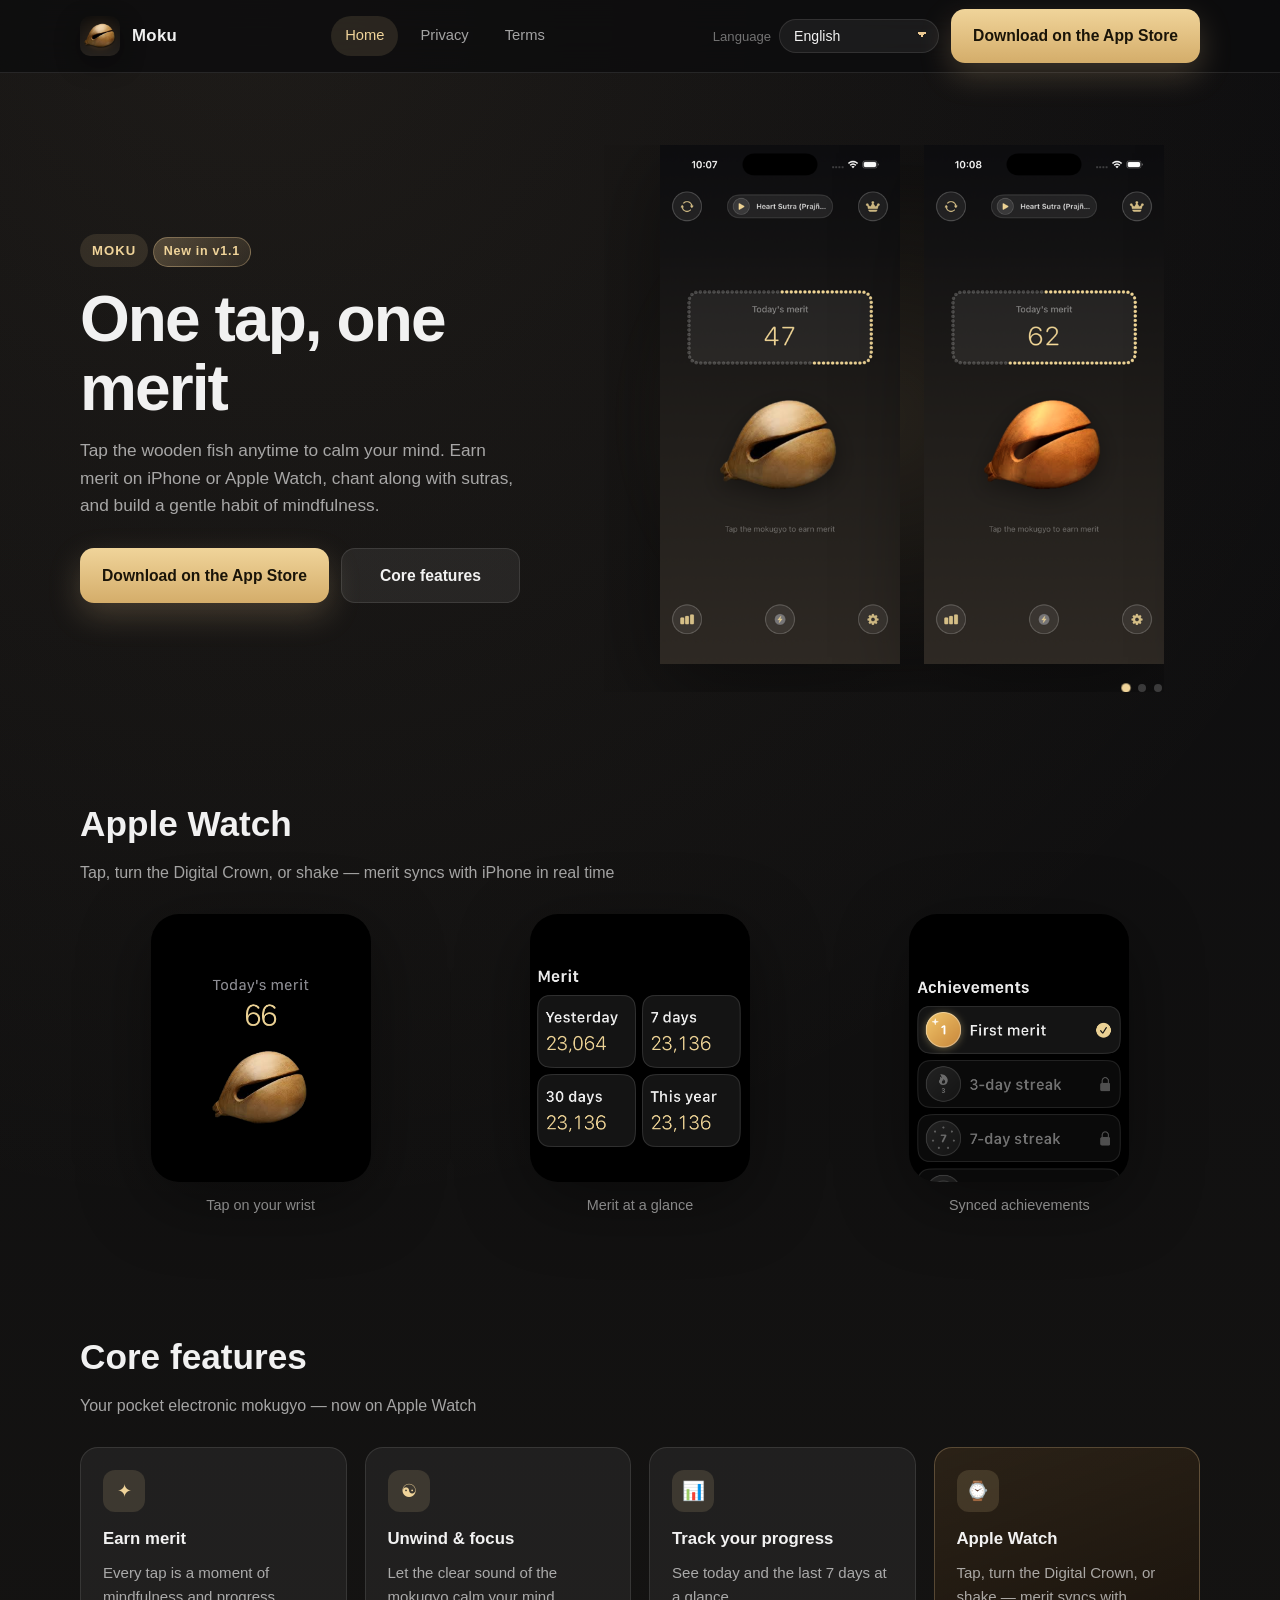
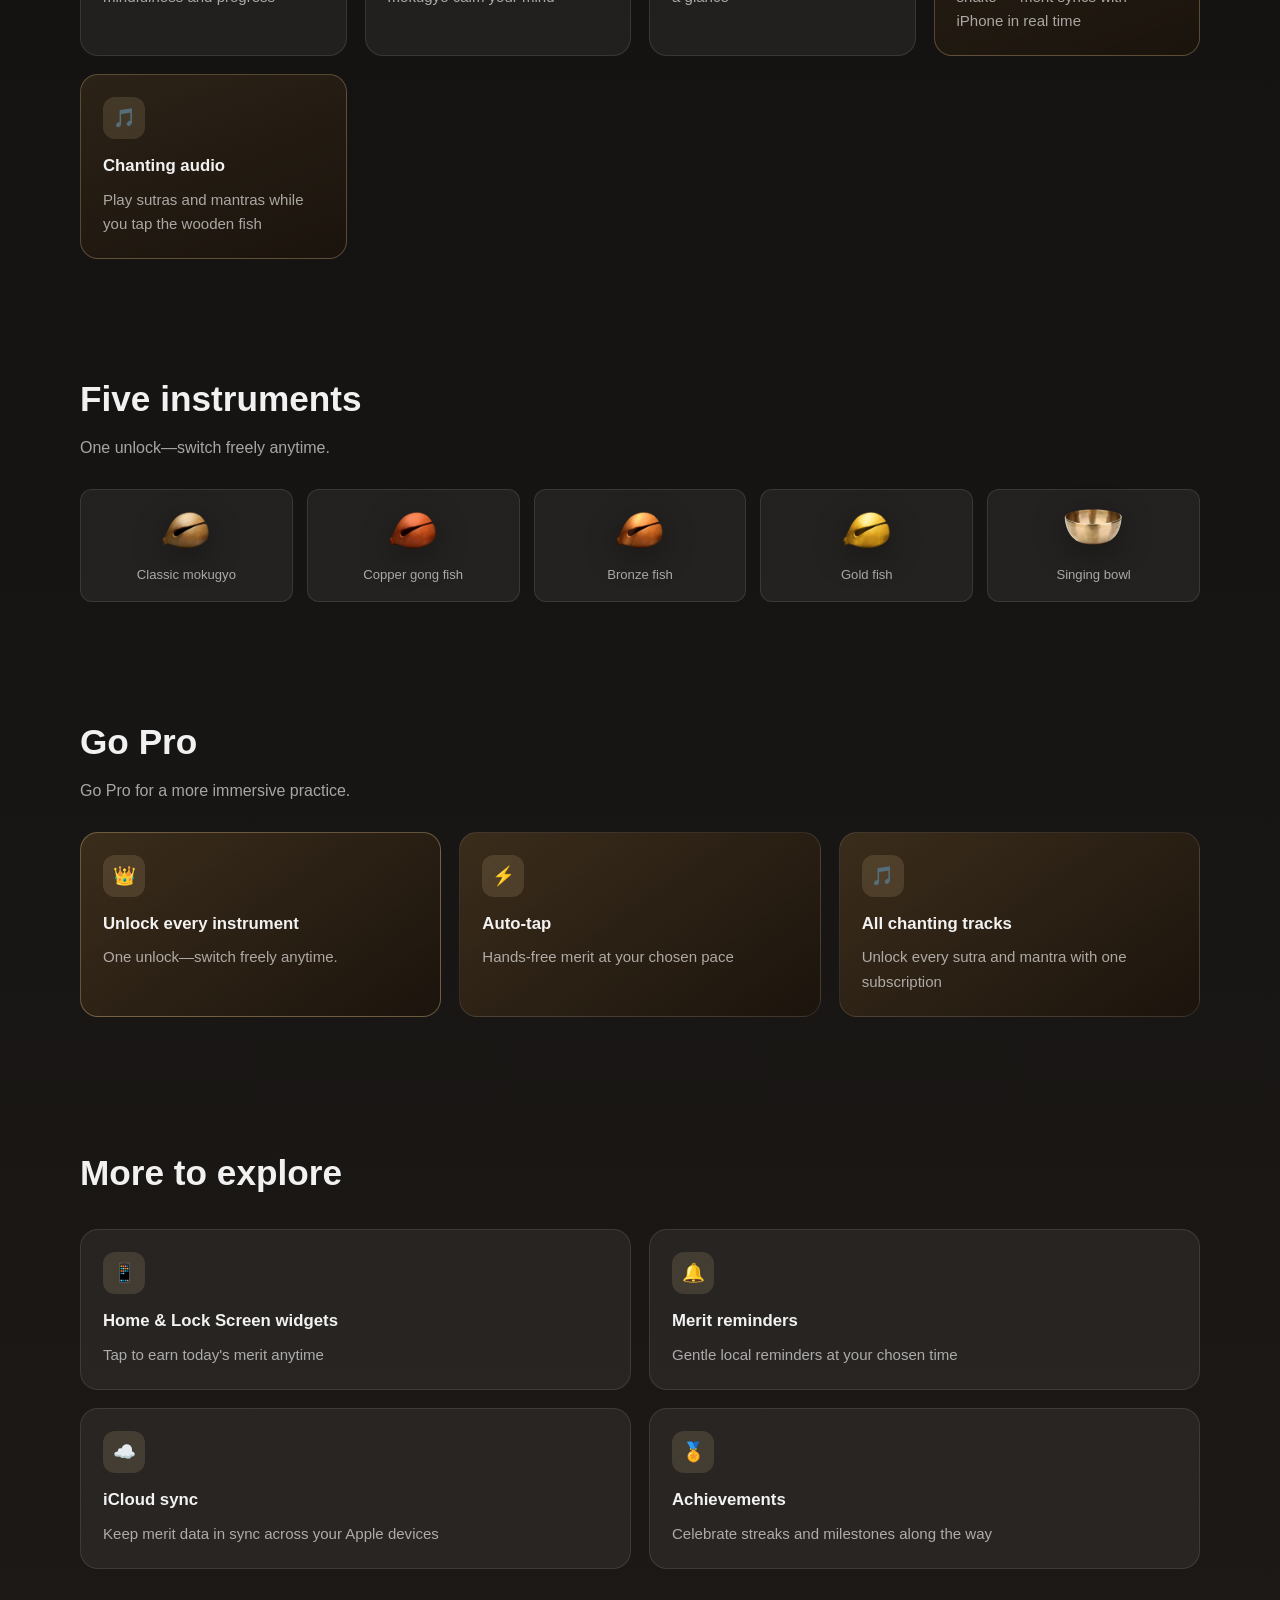
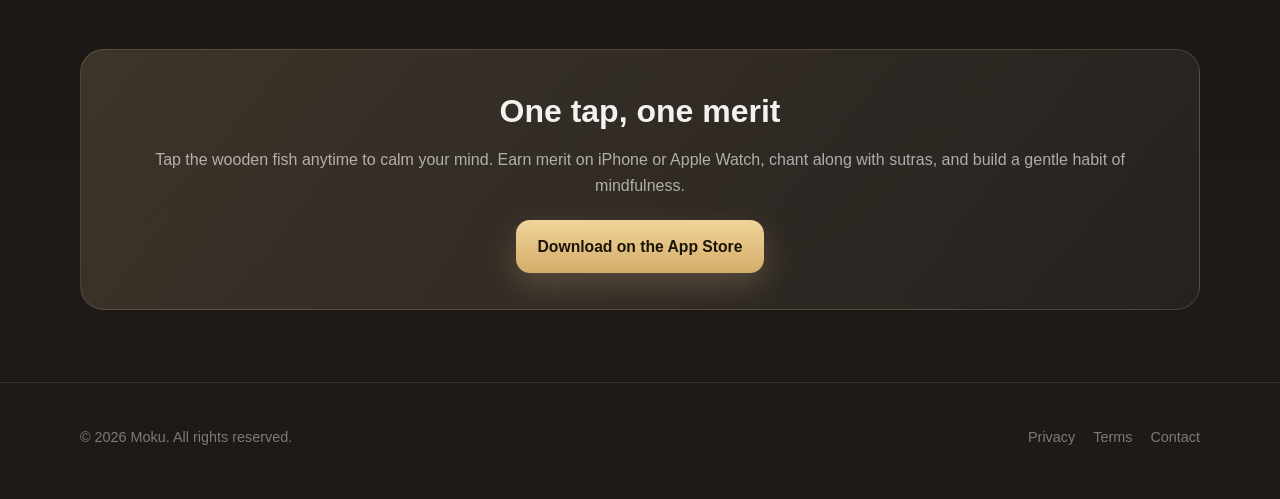
<file: index.html>
<!DOCTYPE html>
<html lang="zh-Hans">
<head>
  <meta charset="UTF-8">
  <meta name="viewport" content="width=device-width, initial-scale=1.0">
  <meta name="description" content="">
  <title>敲了么</title>
  <link rel="icon" href="assets/app-icon.png" type="image/png">
  <link rel="apple-touch-icon" href="assets/app-icon.png">
  <link rel="stylesheet" href="css/styles.css">
</head>
<body data-page="home">
  <header class="site-header">
    <div class="container header-inner">
      <a class="brand" href="index.html">
        <img src="assets/app-icon.png" alt="" width="40" height="40">
        <span class="brand-name">敲了么</span>
      </a>

      <nav class="site-nav" aria-label="Main">
        <a class="nav-link" data-page="home" href="index.html" data-i18n="nav_home"></a>
        <a class="nav-link" data-page="privacy" href="privacy.html" data-i18n="nav_privacy"></a>
        <a class="nav-link" data-page="terms" href="terms.html" data-i18n="nav_terms"></a>
      </nav>

      <div class="header-actions">
        <div id="lang-switcher"></div>
        <a class="btn btn-primary app-store-link" href="#" data-i18n="hero_cta"></a>
        <button class="nav-toggle" type="button" aria-expanded="false" aria-label="Menu">
          <span></span><span></span><span></span>
        </button>
      </div>
    </div>
  </header>

  <main>
    <section class="hero">
      <div class="container hero-inner">
        <div class="hero-copy">
          <div class="eyebrow" data-i18n="app_name"></div>
          <div class="hero-badge" data-i18n="hero_badge_v11"></div>
          <h1 data-i18n="hero_title"></h1>
          <p class="hero-lead" data-i18n="hero_description"></p>
          <div class="hero-actions">
            <a class="btn btn-primary app-store-link" href="#" data-i18n="hero_cta"></a>
            <a class="btn btn-ghost" href="#features" data-i18n="section_features"></a>
          </div>
        </div>

        <div class="hero-visual">
          <div class="hero-glow" aria-hidden="true"></div>
          <div class="hero-carousel" aria-roledescription="carousel">
            <div class="hero-carousel-track">
              <div class="hero-carousel-slide">
                <img src="assets/carousel-1-home.png" alt="" class="hero-shot" loading="eager">
                <img src="assets/carousel-2-chanting.png" alt="" class="hero-shot" loading="eager">
              </div>
              <div class="hero-carousel-slide">
                <img src="assets/carousel-3-bowl.png" alt="" class="hero-shot" loading="lazy">
                <img src="assets/carousel-4-instruments.png" alt="" class="hero-shot" loading="lazy">
              </div>
              <div class="hero-carousel-slide">
                <img src="assets/carousel-5-stats.png" alt="" class="hero-shot" loading="lazy">
                <img src="assets/carousel-6-widgets.png" alt="" class="hero-shot" loading="lazy">
              </div>
            </div>
            <div class="hero-carousel-dots" aria-hidden="true">
              <span class="is-active"></span>
              <span></span>
              <span></span>
            </div>
          </div>
        </div>
      </div>
    </section>

    <section class="section watch-section" id="watch">
      <div class="container">
        <div class="section-head">
          <h2 data-i18n="section_watch"></h2>
          <p data-i18n="feature_watch_subtitle"></p>
        </div>
        <div class="watch-showcase">
          <figure class="watch-shot">
            <img src="assets/screenshot-watch-home.png" alt="" loading="lazy">
            <figcaption data-i18n="watch_caption_home"></figcaption>
          </figure>
          <figure class="watch-shot">
            <img src="assets/screenshot-watch-stats.png" alt="" loading="lazy">
            <figcaption data-i18n="watch_caption_stats"></figcaption>
          </figure>
          <figure class="watch-shot">
            <img src="assets/screenshot-watch-achievements.png" alt="" loading="lazy">
            <figcaption data-i18n="watch_caption_achievements"></figcaption>
          </figure>
        </div>
      </div>
    </section>

    <section class="section" id="features">
      <div class="container">
        <div class="section-head">
          <h2 data-i18n="section_features"></h2>
          <p data-i18n="hero_subtitle"></p>
        </div>
        <div class="feature-grid">
          <article class="feature-card">
            <div class="feature-icon">✦</div>
            <h3 data-i18n="feature_merit_title"></h3>
            <p data-i18n="feature_merit_subtitle"></p>
          </article>
          <article class="feature-card">
            <div class="feature-icon">☯</div>
            <h3 data-i18n="feature_calm_title"></h3>
            <p data-i18n="feature_calm_subtitle"></p>
          </article>
          <article class="feature-card">
            <div class="feature-icon">📊</div>
            <h3 data-i18n="feature_stats_title"></h3>
            <p data-i18n="feature_stats_subtitle"></p>
          </article>
          <article class="feature-card highlight">
            <div class="feature-icon">⌚</div>
            <h3 data-i18n="feature_watch_title"></h3>
            <p data-i18n="feature_watch_subtitle"></p>
          </article>
          <article class="feature-card highlight">
            <div class="feature-icon">🎵</div>
            <h3 data-i18n="feature_chanting_title"></h3>
            <p data-i18n="feature_chanting_subtitle"></p>
          </article>
        </div>
      </div>
    </section>

    <section class="section" id="vessels">
      <div class="container">
        <div class="section-head">
          <h2 data-i18n="section_vessels"></h2>
          <p data-i18n="pro_benefit_vessels_subtitle"></p>
        </div>
        <div class="vessel-grid">
          <div class="vessel-item">
            <img src="assets/wooden-fish.png" alt="">
            <span data-i18n="vessel_wooden"></span>
          </div>
          <div class="vessel-item">
            <img src="assets/copper-gong.png" alt="">
            <span data-i18n="vessel_copper"></span>
          </div>
          <div class="vessel-item">
            <img src="assets/bronze-fish.png" alt="">
            <span data-i18n="vessel_bronze"></span>
          </div>
          <div class="vessel-item">
            <img src="assets/gold-fish.png" alt="">
            <span data-i18n="vessel_gold"></span>
          </div>
          <div class="vessel-item">
            <img src="assets/singing-bowl.png" alt="">
            <span data-i18n="vessel_bowl"></span>
          </div>
        </div>
      </div>
    </section>

    <section class="section pro-section" id="pro">
      <div class="container">
        <div class="section-head">
          <h2 data-i18n="section_pro"></h2>
          <p data-i18n="pro_hero_subtitle"></p>
        </div>
        <div class="pro-wrap">
          <article class="pro-card highlight">
            <div class="feature-icon">👑</div>
            <h3 data-i18n="pro_hero_title"></h3>
            <p data-i18n="pro_benefit_vessels_subtitle"></p>
          </article>
          <article class="pro-card">
            <div class="feature-icon">⚡</div>
            <h3 data-i18n="pro_benefit_auto_title"></h3>
            <p data-i18n="pro_benefit_auto_subtitle"></p>
          </article>
          <article class="pro-card">
            <div class="feature-icon">🎵</div>
            <h3 data-i18n="pro_benefit_chants_title"></h3>
            <p data-i18n="pro_benefit_chants_subtitle"></p>
          </article>
        </div>
      </div>
    </section>

    <section class="section" id="more">
      <div class="container">
        <div class="section-head">
          <h2 data-i18n="section_more"></h2>
        </div>
        <div class="more-grid">
          <article class="more-card">
            <div class="feature-icon">📱</div>
            <h3 data-i18n="feature_widget_title"></h3>
            <p data-i18n="feature_widget_subtitle"></p>
          </article>
          <article class="more-card">
            <div class="feature-icon">🔔</div>
            <h3 data-i18n="feature_reminder_title"></h3>
            <p data-i18n="feature_reminder_subtitle"></p>
          </article>
          <article class="more-card">
            <div class="feature-icon">☁️</div>
            <h3 data-i18n="feature_icloud_title"></h3>
            <p data-i18n="feature_icloud_subtitle"></p>
          </article>
          <article class="more-card">
            <div class="feature-icon">🏅</div>
            <h3 data-i18n="feature_achievement_title"></h3>
            <p data-i18n="feature_achievement_subtitle"></p>
          </article>
        </div>
      </div>
    </section>

    <section class="container">
      <div class="cta-band">
        <h2 data-i18n="app_slogan"></h2>
        <p data-i18n="hero_description"></p>
        <a class="btn btn-primary app-store-link" href="#" data-i18n="hero_cta"></a>
      </div>
    </section>
  </main>

  <footer class="site-footer">
    <div class="container footer-inner">
      <p data-i18n="footer_copyright"></p>
      <div class="footer-links">
        <a href="privacy.html" data-i18n="nav_privacy"></a>
        <a href="terms.html" data-i18n="nav_terms"></a>
        <a class="contact-link" href="#" data-i18n="footer_contact"></a>
      </div>
    </div>
  </footer>

  <script src="js/locales.js"></script>
  <script src="js/app.js"></script>
</body>
</html>
</file>
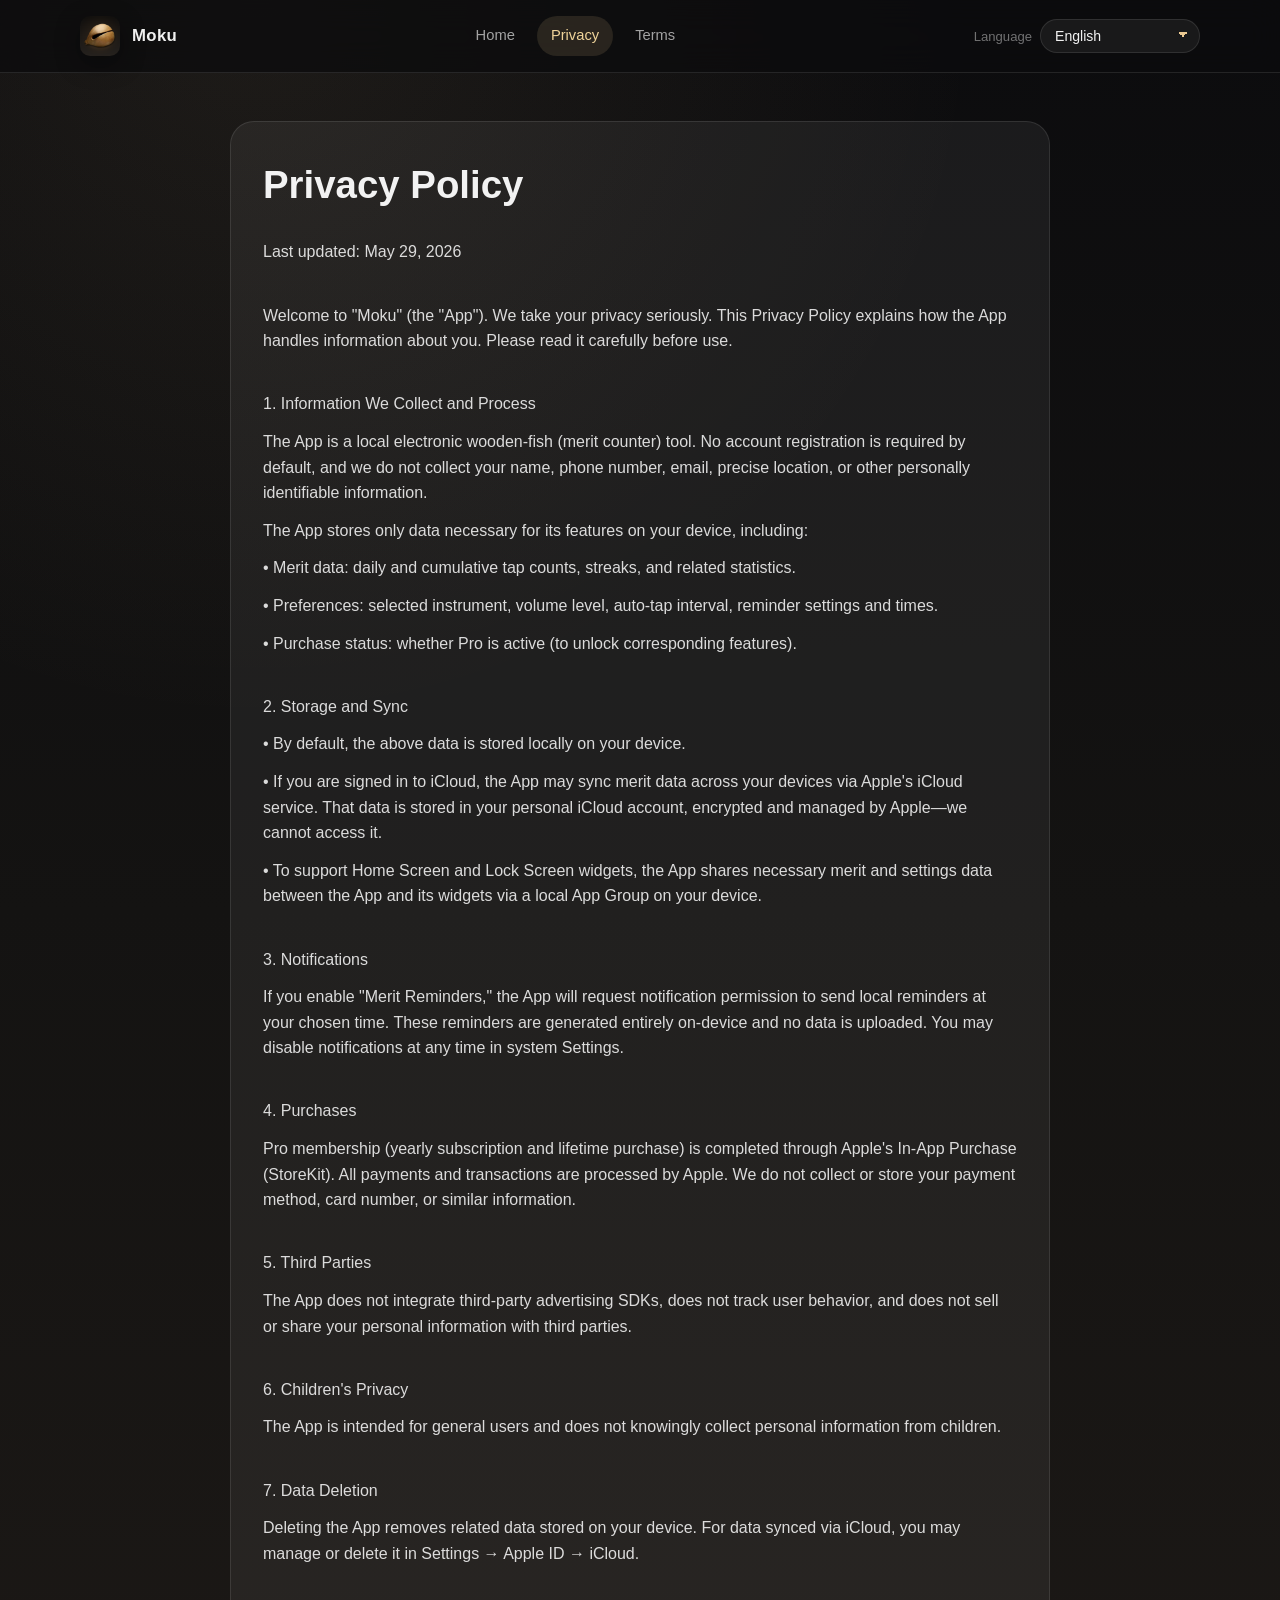
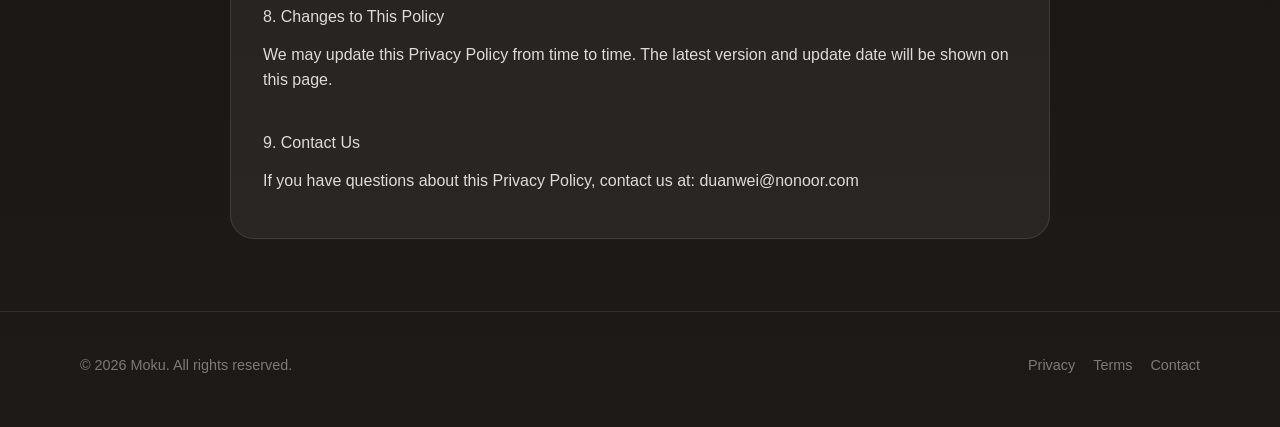
<file: privacy.html>
<!DOCTYPE html>
<html lang="zh-Hans">
<head>
  <meta charset="UTF-8">
  <meta name="viewport" content="width=device-width, initial-scale=1.0">
  <meta name="description" content="">
  <title>隐私政策 · 敲了么</title>
  <link rel="icon" href="assets/app-icon.png" type="image/png">
  <link rel="apple-touch-icon" href="assets/app-icon.png">
  <link rel="stylesheet" href="css/styles.css">
</head>
<body data-page="privacy">
  <header class="site-header">
    <div class="container header-inner">
      <a class="brand" href="index.html">
        <img src="assets/app-icon.png" alt="" width="40" height="40">
        <span class="brand-name">敲了么</span>
      </a>

      <nav class="site-nav" aria-label="Main">
        <a class="nav-link" data-page="home" href="index.html" data-i18n="nav_home"></a>
        <a class="nav-link" data-page="privacy" href="privacy.html" data-i18n="nav_privacy"></a>
        <a class="nav-link" data-page="terms" href="terms.html" data-i18n="nav_terms"></a>
      </nav>

      <div class="header-actions">
        <div id="lang-switcher"></div>
        <button class="nav-toggle" type="button" aria-expanded="false" aria-label="Menu">
          <span></span><span></span><span></span>
        </button>
      </div>
    </div>
  </header>

  <main class="legal-page">
    <div class="container legal-card">
      <h1 data-i18n="legal_privacy_title"></h1>
      <div id="legal-body"></div>
    </div>
  </main>

  <footer class="site-footer">
    <div class="container footer-inner">
      <p data-i18n="footer_copyright"></p>
      <div class="footer-links">
        <a href="privacy.html" data-i18n="nav_privacy"></a>
        <a href="terms.html" data-i18n="nav_terms"></a>
        <a class="contact-link" href="#" data-i18n="footer_contact"></a>
      </div>
    </div>
  </footer>

  <script src="js/locales.js"></script>
  <script src="js/legal-content.js"></script>
  <script src="js/app.js"></script>
</body>
</html>
</file>
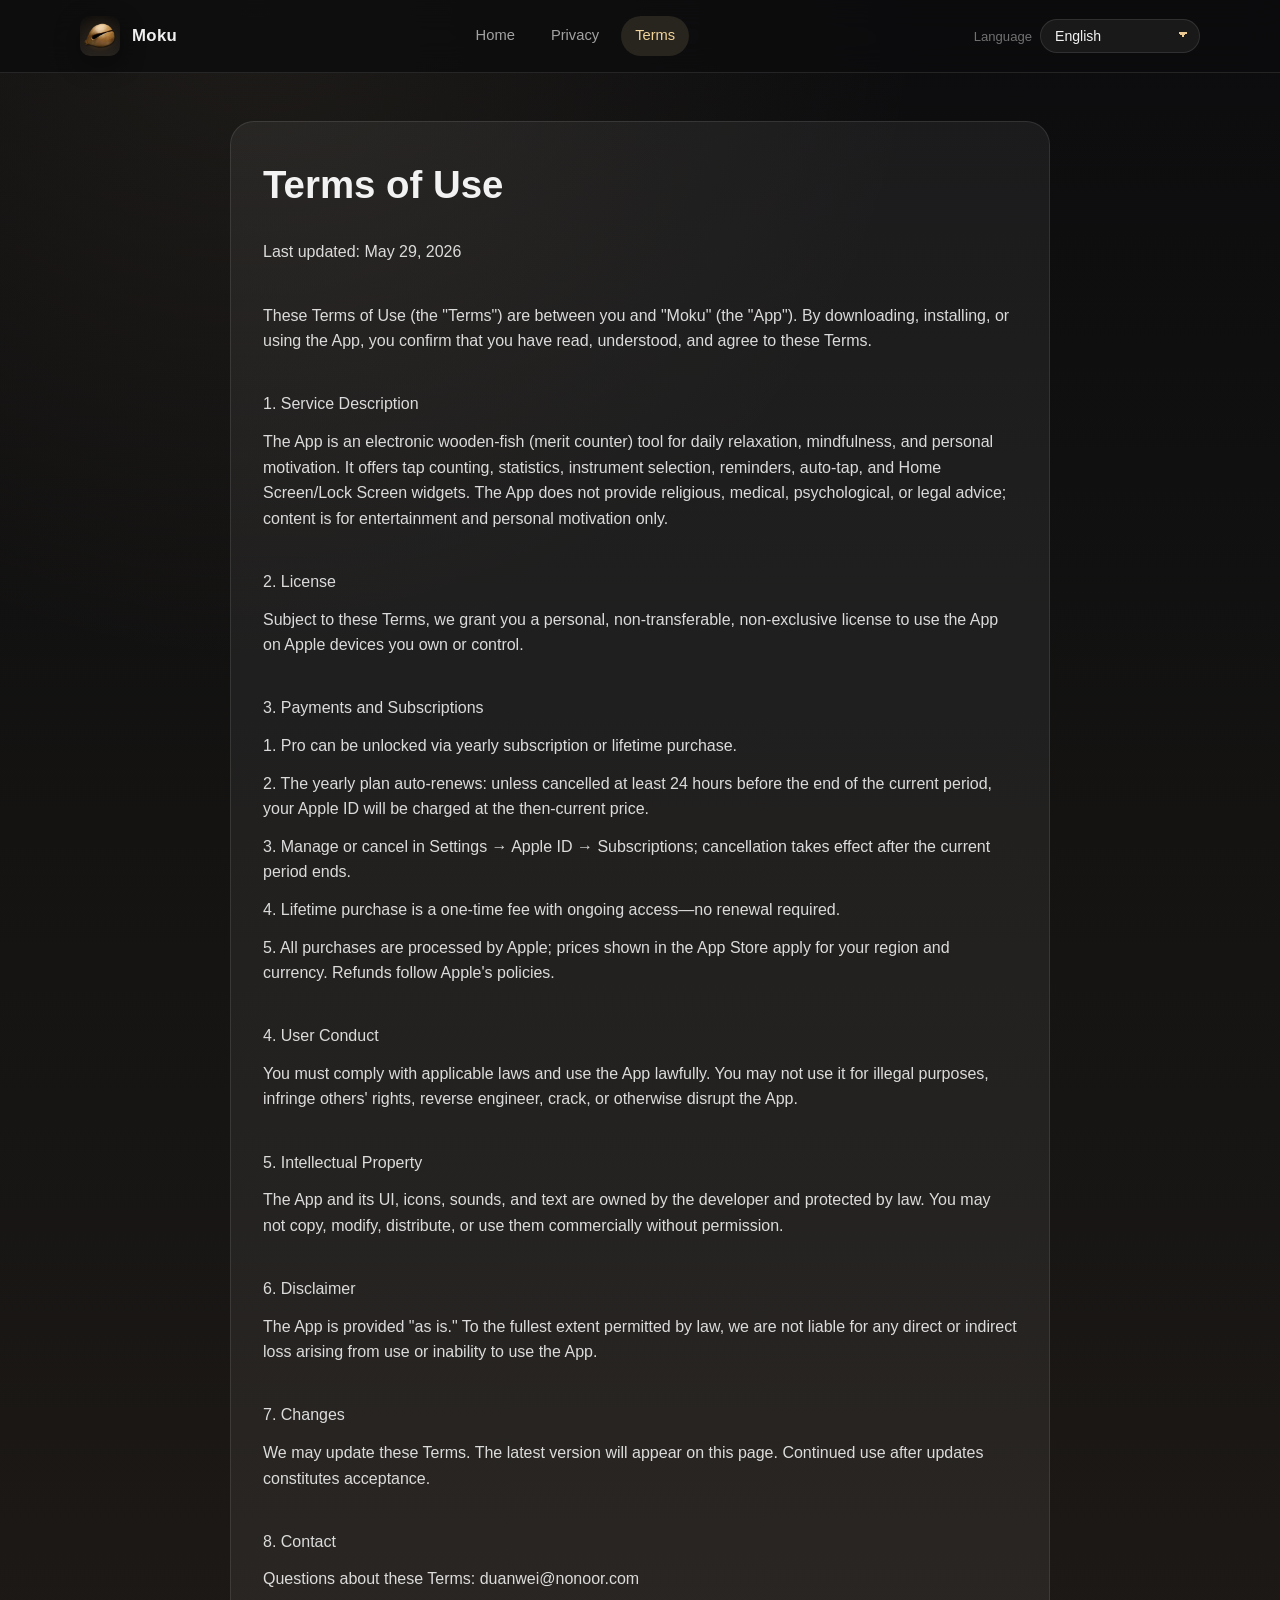
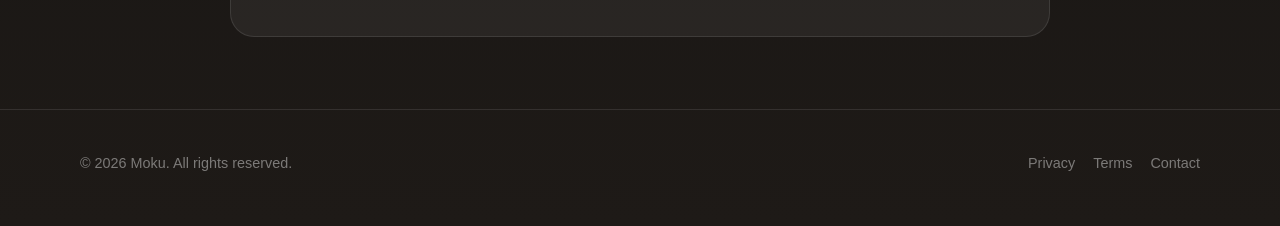
<file: terms.html>
<!DOCTYPE html>
<html lang="zh-Hans">
<head>
  <meta charset="UTF-8">
  <meta name="viewport" content="width=device-width, initial-scale=1.0">
  <meta name="description" content="">
  <title>用户协议 · 敲了么</title>
  <link rel="icon" href="assets/app-icon.png" type="image/png">
  <link rel="apple-touch-icon" href="assets/app-icon.png">
  <link rel="stylesheet" href="css/styles.css">
</head>
<body data-page="terms">
  <header class="site-header">
    <div class="container header-inner">
      <a class="brand" href="index.html">
        <img src="assets/app-icon.png" alt="" width="40" height="40">
        <span class="brand-name">敲了么</span>
      </a>

      <nav class="site-nav" aria-label="Main">
        <a class="nav-link" data-page="home" href="index.html" data-i18n="nav_home"></a>
        <a class="nav-link" data-page="privacy" href="privacy.html" data-i18n="nav_privacy"></a>
        <a class="nav-link" data-page="terms" href="terms.html" data-i18n="nav_terms"></a>
      </nav>

      <div class="header-actions">
        <div id="lang-switcher"></div>
        <button class="nav-toggle" type="button" aria-expanded="false" aria-label="Menu">
          <span></span><span></span><span></span>
        </button>
      </div>
    </div>
  </header>

  <main class="legal-page">
    <div class="container legal-card">
      <h1 data-i18n="legal_terms_title"></h1>
      <div id="legal-body"></div>
    </div>
  </main>

  <footer class="site-footer">
    <div class="container footer-inner">
      <p data-i18n="footer_copyright"></p>
      <div class="footer-links">
        <a href="privacy.html" data-i18n="nav_privacy"></a>
        <a href="terms.html" data-i18n="nav_terms"></a>
        <a class="contact-link" href="#" data-i18n="footer_contact"></a>
      </div>
    </div>
  </footer>

  <script src="js/locales.js"></script>
  <script src="js/legal-content.js"></script>
  <script src="js/app.js"></script>
</body>
</html>
</file>
<file: css/styles.css>
:root {
  --bg-deep: #0c0c0e;
  --bg-mid: #141312;
  --bg-card: rgba(255, 255, 255, 0.06);
  --bg-card-hover: rgba(255, 255, 255, 0.09);
  --border: rgba(255, 255, 255, 0.1);
  --text: rgba(255, 255, 255, 0.94);
  --text-muted: rgba(255, 255, 255, 0.62);
  --text-soft: rgba(255, 255, 255, 0.42);
  --accent: #ebc992;
  --accent-strong: #f0d49a;
  --accent-text: #1a1408;
  --shadow: 0 24px 80px rgba(0, 0, 0, 0.45);
  --radius: 18px;
  --radius-sm: 12px;
  --max: 1120px;
  --header-h: 72px;
}

*,
*::before,
*::after {
  box-sizing: border-box;
}

html {
  scroll-behavior: smooth;
}

body {
  margin: 0;
  font-family: -apple-system, BlinkMacSystemFont, "Segoe UI", Roboto, "Helvetica Neue", Arial, sans-serif;
  background: radial-gradient(circle at 20% 0%, rgba(235, 201, 146, 0.08), transparent 32%),
    linear-gradient(180deg, var(--bg-deep) 0%, var(--bg-mid) 45%, #1e1a17 100%);
  color: var(--text);
  line-height: 1.6;
  min-height: 100vh;
}

img {
  max-width: 100%;
  display: block;
}

a {
  color: inherit;
  text-decoration: none;
}

.container {
  width: min(100% - 40px, var(--max));
  margin-inline: auto;
}

.site-header {
  position: sticky;
  top: 0;
  z-index: 100;
  backdrop-filter: blur(16px);
  background: rgba(12, 12, 14, 0.78);
  border-bottom: 1px solid var(--border);
}

.header-inner {
  position: relative;
  height: var(--header-h);
  display: grid;
  grid-template-columns: auto 1fr auto;
  align-items: center;
  gap: 16px;
}

.brand {
  display: flex;
  align-items: center;
  gap: 12px;
  min-width: 0;
}

.brand img {
  width: 40px;
  height: 40px;
  border-radius: 10px;
  box-shadow: 0 8px 24px rgba(0, 0, 0, 0.35);
}

.brand-name {
  font-weight: 700;
  font-size: 1.05rem;
  letter-spacing: 0.02em;
  white-space: nowrap;
}

.header-actions {
  display: flex;
  align-items: center;
  gap: 12px;
}

#lang-switcher {
  display: flex;
  align-items: center;
  gap: 8px;
}

.lang-label {
  font-size: 0.82rem;
  color: var(--text-soft);
}

.lang-select {
  appearance: none;
  border: 1px solid var(--border);
  background: rgba(255, 255, 255, 0.06);
  color: var(--text);
  border-radius: 999px;
  padding: 8px 32px 8px 14px;
  font-size: 0.88rem;
  background-image: linear-gradient(45deg, transparent 50%, var(--accent) 50%),
    linear-gradient(135deg, var(--accent) 50%, transparent 50%);
  background-position: calc(100% - 16px) calc(50% - 2px), calc(100% - 11px) calc(50% - 2px);
  background-size: 5px 5px, 5px 5px;
  background-repeat: no-repeat;
}

.nav-toggle {
  display: none;
  width: 42px;
  height: 42px;
  border-radius: 50%;
  border: 1px solid var(--border);
  background: rgba(255, 255, 255, 0.05);
  color: var(--accent);
}

.nav-toggle span {
  display: block;
  width: 18px;
  height: 2px;
  margin: 4px auto;
  background: currentColor;
  border-radius: 1px;
}

.site-nav {
  display: flex;
  align-items: center;
  justify-content: center;
  gap: 8px;
}

.nav-link {
  padding: 8px 14px;
  border-radius: 999px;
  font-size: 0.92rem;
  color: var(--text-muted);
  transition: background 0.2s, color 0.2s;
}

.nav-link:hover,
.nav-link.is-active {
  background: rgba(235, 201, 146, 0.12);
  color: var(--accent-strong);
}

.btn {
  display: inline-flex;
  align-items: center;
  justify-content: center;
  gap: 8px;
  border: none;
  border-radius: 14px;
  padding: 14px 22px;
  font-size: 0.98rem;
  font-weight: 700;
  cursor: pointer;
  transition: transform 0.15s, box-shadow 0.2s, background 0.2s;
}

.btn-primary {
  background: linear-gradient(180deg, var(--accent-strong), #d4ad6a);
  color: var(--accent-text);
  box-shadow: 0 12px 32px rgba(235, 201, 146, 0.22);
}

.btn-primary:hover {
  transform: translateY(-1px);
  box-shadow: 0 16px 40px rgba(235, 201, 146, 0.28);
}

.btn-ghost {
  background: rgba(255, 255, 255, 0.07);
  color: var(--text);
  border: 1px solid var(--border);
}

.hero {
  padding: 72px 0 48px;
}

.hero-inner {
  display: flex;
  flex-direction: column;
  gap: 48px;
}

.hero-copy {
  max-width: 640px;
}

@media (min-width: 1024px) {
  .hero-inner {
    display: grid;
    grid-template-columns: minmax(0, 440px) minmax(0, 1fr);
    align-items: center;
    gap: clamp(24px, 4vw, 48px);
  }

  .hero-copy {
    max-width: none;
  }

  .hero-visual {
    justify-content: flex-end;
    align-items: center;
  }

  .hero-carousel {
    margin: 0;
    max-width: min(100%, 520px);
  }
}

.eyebrow {
  display: inline-block;
  padding: 6px 12px;
  border-radius: 999px;
  background: rgba(235, 201, 146, 0.12);
  color: var(--accent-strong);
  font-size: 0.82rem;
  font-weight: 700;
  letter-spacing: 0.08em;
  text-transform: uppercase;
  margin-bottom: 18px;
}

.hero-badge {
  display: inline-block;
  margin: -8px 0 12px;
  padding: 4px 10px;
  border-radius: 999px;
  background: linear-gradient(135deg, rgba(235, 201, 146, 0.28), rgba(235, 201, 146, 0.1));
  border: 1px solid rgba(235, 201, 146, 0.35);
  color: var(--accent-strong);
  font-size: 0.78rem;
  font-weight: 800;
  letter-spacing: 0.06em;
}

.whats-new-section {
  padding-top: 0;
}

.version-badge {
  display: inline-block;
  margin-bottom: 10px;
  padding: 4px 10px;
  border-radius: 999px;
  background: rgba(235, 201, 146, 0.14);
  border: 1px solid rgba(235, 201, 146, 0.28);
  color: var(--accent-strong);
  font-size: 0.78rem;
  font-weight: 800;
  letter-spacing: 0.06em;
}

.whats-new-list {
  list-style: none;
  margin: 0;
  padding: 24px;
  border-radius: var(--radius);
  background: linear-gradient(145deg, rgba(88, 64, 34, 0.4), rgba(28, 20, 12, 0.75));
  border: 1px solid rgba(235, 201, 146, 0.2);
  display: grid;
  gap: 14px;
}

.whats-new-list li {
  position: relative;
  margin: 0;
  padding-left: 22px;
  color: rgba(255, 255, 255, 0.9);
  font-size: 1rem;
  line-height: 1.5;
}

.whats-new-list li::before {
  content: "✦";
  position: absolute;
  left: 0;
  top: 0.1em;
  color: var(--accent-strong);
  font-size: 0.85rem;
}

.hero h1 {
  margin: 0 0 14px;
  font-size: clamp(2.4rem, 5vw, 4rem);
  line-height: 1.08;
  letter-spacing: -0.03em;
}

.hero-lead {
  margin: 0 0 28px;
  font-size: 1.08rem;
  color: var(--text-muted);
  max-width: 34rem;
}

.hero-actions {
  display: inline-grid;
  grid-template-columns: repeat(2, 1fr);
  gap: 12px;
}

.hero-actions .btn {
  text-align: center;
  white-space: nowrap;
}

.hero-visual {
  position: relative;
  display: flex;
  justify-content: center;
  align-items: center;
  width: 100%;
  min-width: 0;
}

.hero-glow {
  position: absolute;
  inset: 8% 4%;
  background: radial-gradient(circle, rgba(235, 201, 146, 0.16), transparent 70%);
  filter: blur(18px);
  pointer-events: none;
}

.hero-carousel {
  position: relative;
  width: 100%;
  max-width: 560px;
  margin: 0 auto;
  overflow: hidden;
}

.hero-carousel-track {
  display: flex;
  transition: transform 0.55s cubic-bezier(0.4, 0, 0.2, 1);
  will-change: transform;
}

.hero-carousel-slide {
  flex: 0 0 100%;
  display: flex;
  justify-content: flex-end;
  align-items: flex-end;
  gap: clamp(12px, 3vw, 24px);
  padding: 0 0 20px;
}

.hero-carousel-slide.is-single {
  justify-content: center;
  align-items: center;
}

.hero-carousel-slide.is-single .hero-shot {
  width: clamp(150px, 26vw, 260px);
}

.showcase-grid {
  display: grid;
  grid-template-columns: repeat(3, 1fr);
  gap: 16px;
  margin-top: 24px;
}

.showcase-item {
  margin: 0;
  padding: 12px;
  border-radius: var(--radius);
  background: rgba(255, 255, 255, 0.03);
  border: 1px solid var(--border);
}

.showcase-item img {
  display: block;
  width: 100%;
  height: auto;
  border-radius: 18px;
  filter: drop-shadow(0 16px 32px rgba(0, 0, 0, 0.35));
}

.hero-carousel-slide.is-watch-trio {
  justify-content: center;
  align-items: center;
  gap: clamp(8px, 2vw, 16px);
}

.hero-shot-watch {
  width: clamp(88px, 14vw, 150px);
}

.showcase-shot-watch {
  max-width: 200px;
  margin: 0 auto;
}

.watch-showcase {
  display: grid;
  grid-template-columns: repeat(3, 1fr);
  gap: 18px;
}

.watch-shot {
  margin: 0;
  text-align: center;
}

.watch-shot img {
  display: block;
  width: min(100%, 220px);
  margin: 0 auto 12px;
  border-radius: 28px;
  filter: drop-shadow(0 18px 36px rgba(0, 0, 0, 0.4));
}

.watch-shot figcaption {
  font-size: 0.9rem;
  color: var(--text-muted);
}

.hero-carousel-dots {
  display: flex;
  justify-content: flex-end;
  gap: 8px;
  padding-right: 2px;
}

.hero-carousel-dots span {
  width: 8px;
  height: 8px;
  border-radius: 50%;
  background: rgba(255, 255, 255, 0.22);
  transition: background 0.3s, transform 0.3s;
  cursor: pointer;
}

.hero-carousel-dots span:hover {
  background: rgba(235, 201, 146, 0.45);
}

.hero-carousel-dots span:focus-visible {
  outline: 2px solid var(--accent-strong);
  outline-offset: 3px;
}

.hero-carousel-dots span.is-active {
  background: var(--accent-strong);
  transform: scale(1.15);
}

.hero-shot {
  flex: 0 1 auto;
  width: clamp(130px, 22vw, 240px);
  height: auto;
  filter: drop-shadow(0 22px 44px rgba(0, 0, 0, 0.42));
}

.section {
  padding: 56px 0;
}

.section-head {
  margin-bottom: 28px;
}

.section-head h2 {
  margin: 0 0 8px;
  font-size: clamp(1.6rem, 3vw, 2.2rem);
}

.section-head p {
  margin: 0;
  color: var(--text-muted);
}

.feature-grid {
  display: grid;
  grid-template-columns: repeat(auto-fit, minmax(220px, 1fr));
  gap: 18px;
}

.feature-card.highlight {
  border-color: rgba(235, 201, 146, 0.28);
  background: linear-gradient(160deg, rgba(88, 64, 34, 0.35), rgba(28, 20, 12, 0.82));
}

.feature-card,
.pro-card,
.more-card {
  padding: 22px;
  border-radius: var(--radius);
  background: var(--bg-card);
  border: 1px solid var(--border);
  transition: background 0.2s, transform 0.2s;
}

.feature-card:hover,
.more-card:hover {
  background: var(--bg-card-hover);
  transform: translateY(-2px);
}

.feature-icon {
  width: 42px;
  height: 42px;
  border-radius: 12px;
  display: grid;
  place-items: center;
  background: rgba(235, 201, 146, 0.14);
  color: var(--accent-strong);
  font-size: 1.15rem;
  margin-bottom: 14px;
}

.feature-card h3,
.more-card h3,
.pro-card h3 {
  margin: 0 0 8px;
  font-size: 1.05rem;
}

.feature-card p,
.more-card p,
.pro-card p {
  margin: 0;
  color: var(--text-muted);
  font-size: 0.94rem;
}

.vessel-grid {
  display: grid;
  grid-template-columns: repeat(5, 1fr);
  gap: 14px;
}

.vessel-item {
  text-align: center;
  padding: 16px 10px;
  border-radius: var(--radius-sm);
  background: var(--bg-card);
  border: 1px solid var(--border);
}

.vessel-item img {
  width: 64px;
  height: 48px;
  object-fit: contain;
  margin: 0 auto 10px;
  filter: drop-shadow(0 8px 16px rgba(0, 0, 0, 0.35));
}

.vessel-item span {
  display: block;
  font-size: 0.82rem;
  color: var(--text-muted);
}

.pro-section {
  padding-bottom: 72px;
}

.pro-wrap {
  display: grid;
  grid-template-columns: repeat(3, 1fr);
  gap: 18px;
}

.pro-card {
  background: linear-gradient(145deg, rgba(88, 64, 34, 0.55), rgba(28, 20, 12, 0.85));
}

.pro-card.highlight {
  border-color: rgba(235, 201, 146, 0.35);
}

.more-grid {
  display: grid;
  grid-template-columns: repeat(2, 1fr);
  gap: 18px;
}

.cta-band {
  margin: 24px 0 72px;
  padding: 36px;
  border-radius: 24px;
  text-align: center;
  background: linear-gradient(135deg, rgba(235, 201, 146, 0.16), rgba(255, 255, 255, 0.04));
  border: 1px solid rgba(235, 201, 146, 0.18);
}

.cta-band h2 {
  margin: 0 0 10px;
  font-size: clamp(1.5rem, 3vw, 2rem);
}

.cta-band p {
  margin: 0 0 22px;
  color: var(--text-muted);
}

.site-footer {
  border-top: 1px solid var(--border);
  padding: 28px 0 36px;
  color: var(--text-soft);
  font-size: 0.9rem;
}

.footer-inner {
  display: flex;
  align-items: center;
  justify-content: space-between;
  gap: 16px;
  flex-wrap: wrap;
}

.footer-links {
  display: flex;
  gap: 18px;
  flex-wrap: wrap;
}

.footer-links a:hover {
  color: var(--accent-strong);
}

.legal-page {
  padding: 48px 0 72px;
}

.legal-card {
  max-width: 820px;
  margin: 0 auto;
  padding: 32px;
  border-radius: 24px;
  background: var(--bg-card);
  border: 1px solid var(--border);
}

.legal-card h1 {
  margin: 0 0 24px;
  font-size: clamp(1.8rem, 4vw, 2.4rem);
}

#legal-body p {
  margin: 0 0 12px;
  color: rgba(255, 255, 255, 0.84);
  white-space: pre-wrap;
}

@media (max-width: 960px) {
  .hero-inner {
    gap: 36px;
  }

  .pro-wrap,
  .feature-grid,
  .more-grid {
    grid-template-columns: 1fr 1fr;
  }

  .vessel-grid {
    grid-template-columns: repeat(3, 1fr);
  }
}

@media (max-width: 768px) {
  :root {
    --header-h: 64px;
  }

  .header-inner {
    grid-template-columns: auto 1fr auto;
  }

  .nav-toggle {
    display: block;
  }

  .site-nav {
    position: absolute;
    top: calc(100% + 1px);
    left: 0;
    right: 0;
    flex-direction: column;
    align-items: stretch;
    padding: 12px 20px 18px;
    background: rgba(12, 12, 14, 0.96);
    border-bottom: 1px solid var(--border);
    display: none;
  }

  .site-nav.is-open {
    display: flex;
  }

  .lang-label {
    display: none;
  }

  .hero {
    padding-top: 40px;
  }

  .hero-carousel {
    max-width: none;
    margin: 0 auto;
  }

  .hero-carousel-slide {
    justify-content: center;
  }

  .hero-carousel-dots {
    justify-content: center;
    padding-right: 0;
  }

  .hero-shot {
    width: clamp(140px, 38vw, 220px);
  }

  .feature-grid,
  .more-grid,
  .pro-wrap {
    grid-template-columns: 1fr;
  }

  .showcase-grid {
    grid-template-columns: 1fr;
    max-width: 280px;
    margin-left: auto;
    margin-right: auto;
  }

  .watch-showcase {
    grid-template-columns: 1fr;
    max-width: 240px;
    margin: 0 auto;
  }

  .vessel-grid {
    grid-template-columns: repeat(2, 1fr);
  }

  .legal-card {
    padding: 22px 18px;
  }

  .footer-inner {
    flex-direction: column;
    align-items: flex-start;
  }
}

@media (max-width: 480px) {
  .container {
    width: min(100% - 28px, var(--max));
  }

  .header-actions .btn-primary {
    display: none;
  }

  .hero-actions {
    display: grid;
    grid-template-columns: 1fr;
    width: 100%;
  }
}
</file>
